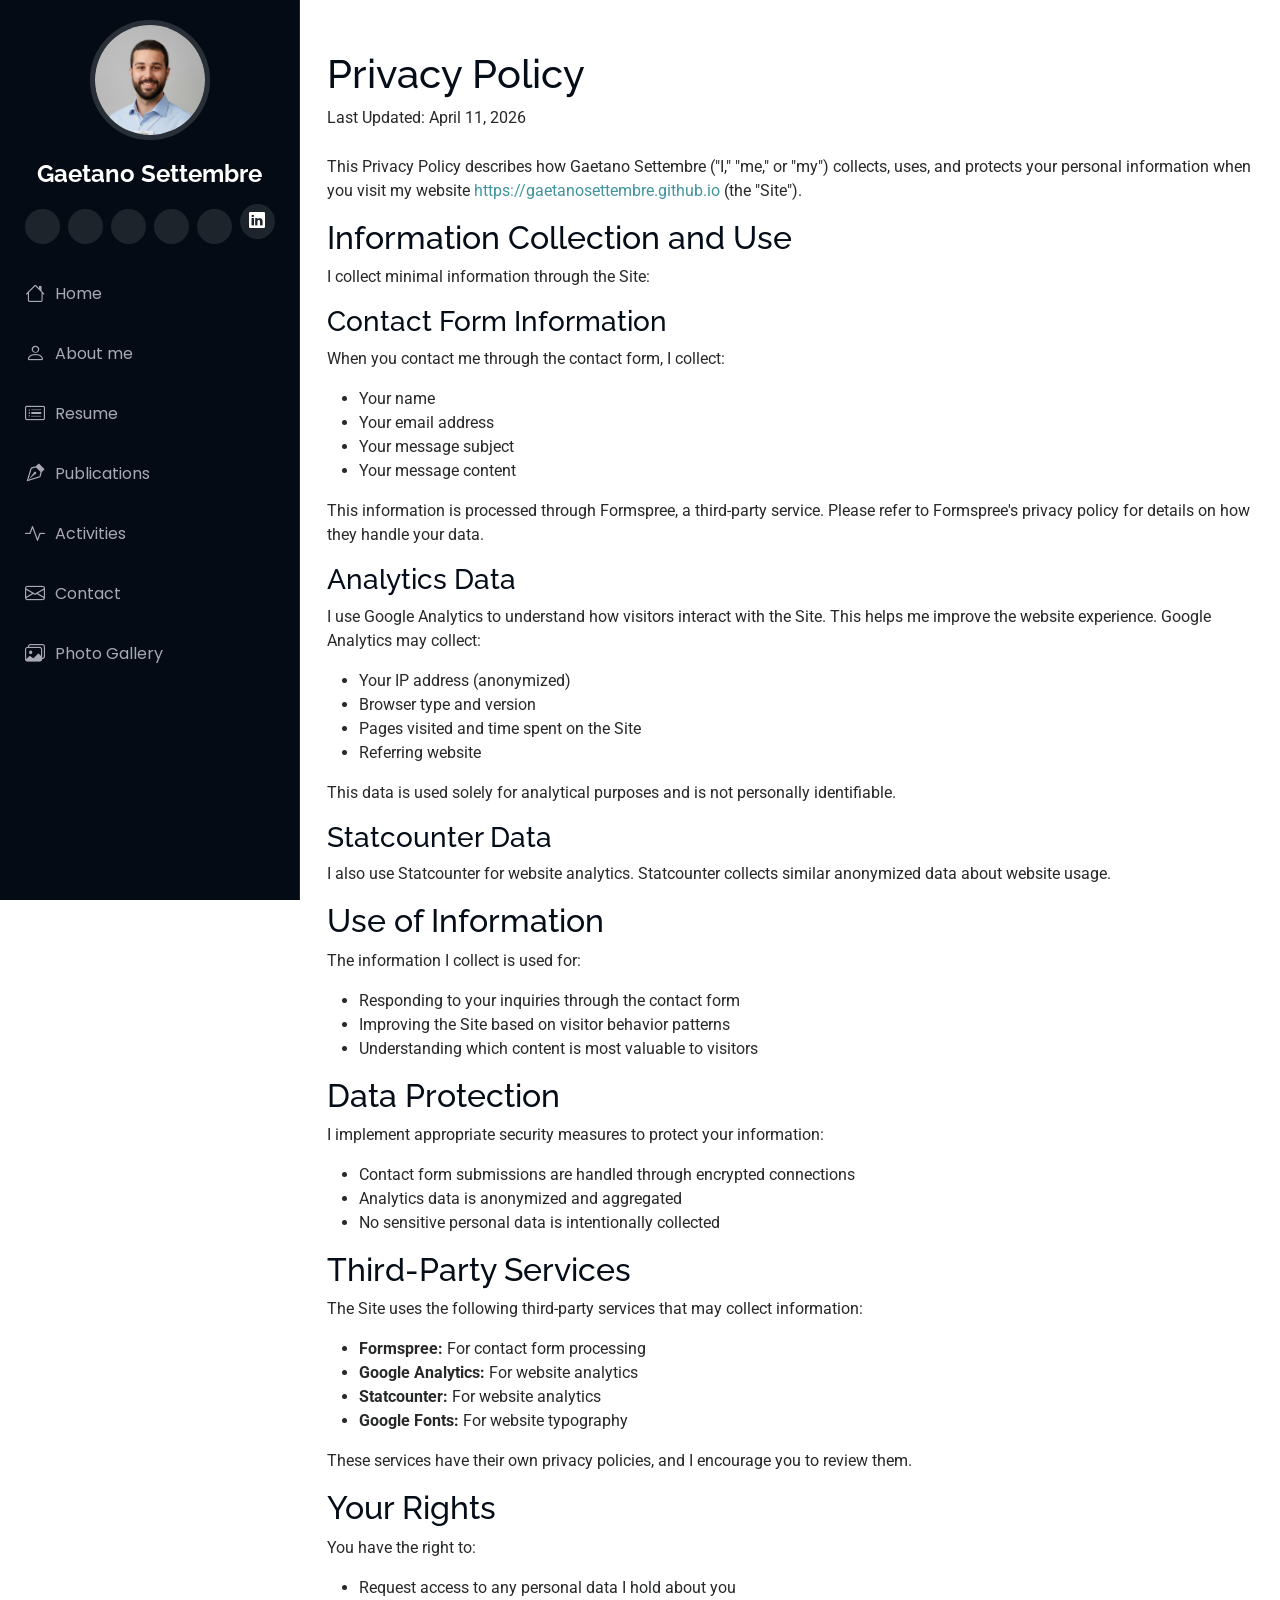
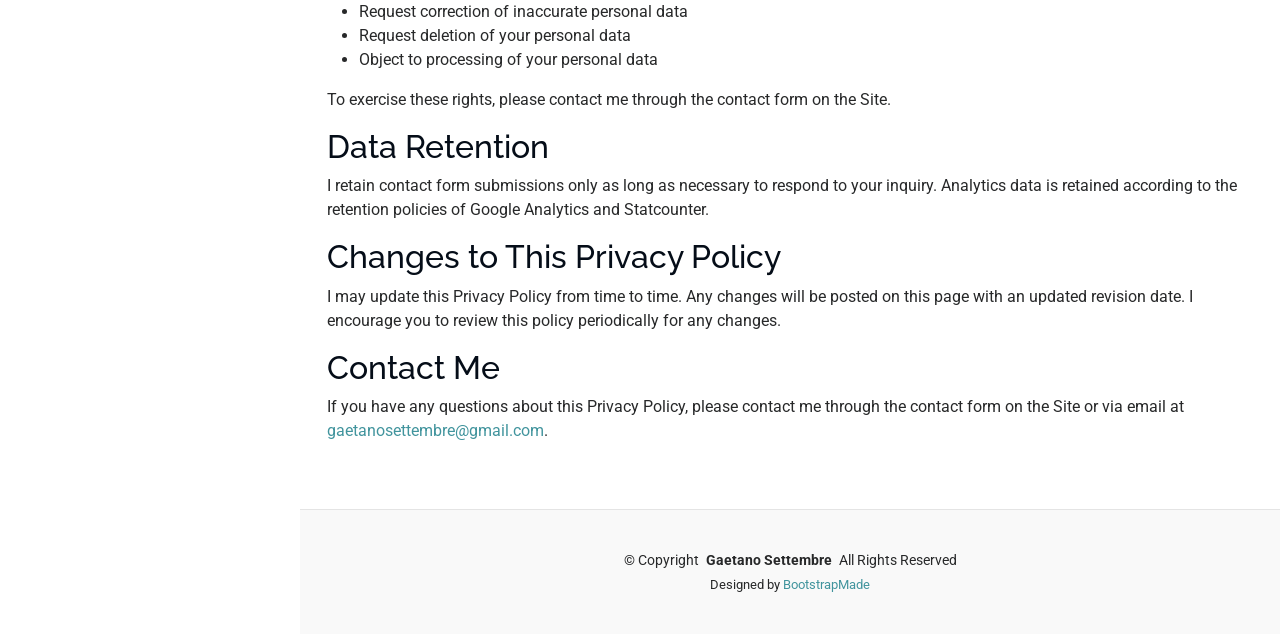
<file: privacy-policy.html>
<!DOCTYPE html>
<html lang="en">

<head>
  <meta charset="utf-8">
  <meta content="width=device-width, initial-scale=1.0" name="viewport">
  <meta http-equiv="X-UA-Compatible" content="ie=edge">

  <title>Privacy Policy | Gaetano Settembre</title>
  <meta name="description"
    content="Privacy policy for Gaetano Settembre's website explaining how personal information is collected, used, and protected.">
  <meta name="keywords"
    content="privacy policy, data protection, personal information, website privacy, gaetano settembre">
  <meta name="author" content="Gaetano Settembre">
  <link rel="canonical" href="https://gaetanosettembre.github.io/privacy-policy.html">

  <!-- Favicons -->
  <link href="assets/img/favicon.png" rel="icon">
  <link rel="apple-touch-icon" sizes="152x152" href="assets/img/favicon_152x152.png">

  <!-- Fonts -->
  <link href="https://fonts.googleapis.com" rel="preconnect">
  <link href="https://fonts.gstatic.com" rel="preconnect" crossorigin>
  <link
    href="https://fonts.googleapis.com/css2?family=Roboto:ital,wght@0,100;0,300;0,400;0,500;0,700;0,900;1,100;1,300;1,400;1,500;1,700;1,900&family=Poppins:ital,wght@0,100;0,200;0,300;0,400;0,500;0,600;0,700;0,800;0,900;1,100;1,200;1,300;1,400;1,500;1,600;1,700;1,800;1,900&family=Raleway:ital,wght@0,100;0,200;0,300;0,400;0,500;0,600;0,700;0,800;0,900;1,100;1,200;1,300;1,400;1,500;1,600;1,700;1,800;1,900&display=swap"
    rel="stylesheet">

  <!-- Vendor CSS Files -->
  <link href="assets/vendor/bootstrap/css/bootstrap.min.css" rel="stylesheet">
  <link href="assets/vendor/bootstrap-icons/bootstrap-icons.css" rel="stylesheet">
  <link href="assets/vendor/aos/aos.css" rel="stylesheet">
  <link href="assets/vendor/glightbox/css/glightbox.min.css" rel="stylesheet">
  <link href="assets/vendor/swiper/swiper-bundle.min.css" rel="stylesheet">

  <!-- Main CSS File -->
  <link href="assets/css/main.css" rel="stylesheet">
</head>

<body class="index-page">

  <header id="header" class="header dark-background d-flex flex-column">
    <i class="header-toggle d-xl-none bi bi-list"></i>

    <div class="profile-img">
      <img src="assets/img/new_pic_profile.jpeg" alt="Profile photo of Gaetano Settembre" class="img-fluid rounded-circle">
    </div>

    <a href="index.html" class="logo d-flex align-items-center justify-content-center">
      <h1 class="sitename">Gaetano Settembre</h1><br>
    </a>

    <div class="social-links text-center">
      <a href="https://scholar.google.com/citations?hl=it&user=LheWAmcAAAAJ&view_op=list_works&sortby=pubdate" target="_blank" class="icon icon-xs"><i
          class="ai ai-google-scholar"></i></a>
      <a href="https://www.researchgate.net/profile/Gaetano-Settembre" target="_blank" class="researchgate"><i
          class="ai ai-researchgate"></i></a>
      <a href="https://orcid.org/0000-0002-0592-8575" target="_blank" class="orcid"><i class="ai ai-orcid"></i></a>
      <a href="https://www.scopus.com/authid/detail.uri?authorId=58160803600" target="_blank" class="scopus"><i
          class="ai ai-scopus"></i></a>
      <a href="https://www.webofscience.com/wos/author/record/HOF-3514-2023" target="_blank" class="clarivate"><i
          class="ai ai-clarivate"></i></a>
      <a href="https://www.linkedin.com/in/gaetano-settembre/" target="_blank" class="linkedin"><i
          class="bi bi-linkedin"></i></a>
    </div>

    <nav id="navmenu" class="navmenu">
      <ul>
        <li><a href="index.html#hero"><i class="bi bi-house navicon"></i>Home</a></li>
        <li><a href="index.html#about"><i class="bi bi-person navicon"></i>About me</a></li>
        <li><a href="index.html#resume"><i class="bi bi-card-list navicon"></i>Resume</a></li>
        <li><a href="index.html#portfolio"><i class="bi bi-vector-pen navicon"></i> Publications</a></li>
        <li><a href="index.html#services"><i class="bi bi-activity navicon"></i> Activities</a></li>
        <li><a href="index.html#contact"><i class="bi bi-envelope navicon"></i> Contact</a></li>
        <li><a href="index.html#photogallery"><i class="bi bi-images navicon"></i> Photo Gallery</a></li>
      </ul>
    </nav>

  </header>

  <main class="main">

    <!-- Privacy Policy Section -->
    <section id="privacy-policy" class="privacy-policy section">
      <div class="container section-title" data-aos="fade-up">
        <h1>Privacy Policy</h1>
        <p>Last Updated: April 11, 2026</p>
      </div>

      <div class="container" data-aos="fade-up" data-aos-delay="100">
        <div class="row">
          <div class="col-lg-12">
            <div class="privacy-content">
              <p>This Privacy Policy describes how Gaetano Settembre ("I," "me," or "my") collects, uses, and protects your personal information when you visit my website <a href="https://gaetanosettembre.github.io">https://gaetanosettembre.github.io</a> (the "Site").</p>

              <h2>Information Collection and Use</h2>
              <p>I collect minimal information through the Site:</p>

              <h3>Contact Form Information</h3>
              <p>When you contact me through the contact form, I collect:</p>
              <ul>
                <li>Your name</li>
                <li>Your email address</li>
                <li>Your message subject</li>
                <li>Your message content</li>
              </ul>
              <p>This information is processed through Formspree, a third-party service. Please refer to Formspree's privacy policy for details on how they handle your data.</p>

              <h3>Analytics Data</h3>
              <p>I use Google Analytics to understand how visitors interact with the Site. This helps me improve the website experience. Google Analytics may collect:</p>
              <ul>
                <li>Your IP address (anonymized)</li>
                <li>Browser type and version</li>
                <li>Pages visited and time spent on the Site</li>
                <li>Referring website</li>
              </ul>
              <p>This data is used solely for analytical purposes and is not personally identifiable.</p>

              <h3>Statcounter Data</h3>
              <p>I also use Statcounter for website analytics. Statcounter collects similar anonymized data about website usage.</p>

              <h2>Use of Information</h2>
              <p>The information I collect is used for:</p>
              <ul>
                <li>Responding to your inquiries through the contact form</li>
                <li>Improving the Site based on visitor behavior patterns</li>
                <li>Understanding which content is most valuable to visitors</li>
              </ul>

              <h2>Data Protection</h2>
              <p>I implement appropriate security measures to protect your information:</p>
              <ul>
                <li>Contact form submissions are handled through encrypted connections</li>
                <li>Analytics data is anonymized and aggregated</li>
                <li>No sensitive personal data is intentionally collected</li>
              </ul>

              <h2>Third-Party Services</h2>
              <p>The Site uses the following third-party services that may collect information:</p>
              <ul>
                <li><strong>Formspree:</strong> For contact form processing</li>
                <li><strong>Google Analytics:</strong> For website analytics</li>
                <li><strong>Statcounter:</strong> For website analytics</li>
                <li><strong>Google Fonts:</strong> For website typography</li>
              </ul>
              <p>These services have their own privacy policies, and I encourage you to review them.</p>

              <h2>Your Rights</h2>
              <p>You have the right to:</p>
              <ul>
                <li>Request access to any personal data I hold about you</li>
                <li>Request correction of inaccurate personal data</li>
                <li>Request deletion of your personal data</li>
                <li>Object to processing of your personal data</li>
              </ul>
              <p>To exercise these rights, please contact me through the contact form on the Site.</p>

              <h2>Data Retention</h2>
              <p>I retain contact form submissions only as long as necessary to respond to your inquiry. Analytics data is retained according to the retention policies of Google Analytics and Statcounter.</p>

              <h2>Changes to This Privacy Policy</h2>
              <p>I may update this Privacy Policy from time to time. Any changes will be posted on this page with an updated revision date. I encourage you to review this policy periodically for any changes.</p>

              <h2>Contact Me</h2>
              <p>If you have any questions about this Privacy Policy, please contact me through the contact form on the Site or via email at <a href="mailto:gaetanosettembre@gmail.com">gaetanosettembre@gmail.com</a>.</p>
            </div>
          </div>
        </div>
      </div>
    </section>

  </main>

  <footer id="footer" class="footer light-background">
    <div class="container">
      <div class="copyright text-center">
        <p>© <span>Copyright <strong class="px-1 sitename">Gaetano Settembre</strong> <span>All Rights Reserved</span></p>
      </div>
      <div class="credits">
        Designed by <a href="https://bootstrapmade.com/">BootstrapMade</a>
      </div>
    </div>
  </footer>

  <!-- Scroll Top -->
  <a href="#" id="scroll-top" class="scroll-top d-flex align-items-center justify-content-center"><i
      class="bi bi-arrow-up-short"></i></a>

  <!-- Preloader -->
  <div id="preloader"></div>

  <!-- Vendor JS Files -->
  <script src="assets/vendor/bootstrap/js/bootstrap.bundle.min.js"></script>
  <script src="assets/vendor/php-email-form/validate.js"></script>
  <script src="assets/vendor/aos/aos.js"></script>
  <script src="assets/vendor/typed.js/typed.umd.js"></script>
  <script src="assets/vendor/purecounter/purecounter_vanilla.js"></script>
  <script src="assets/vendor/waypoints/noframework.waypoints.js"></script>
  <script src="assets/vendor/glightbox/js/glightbox.min.js"></script>
  <script src="assets/vendor/imagesloaded/imagesloaded.pkgd.min.js"></script>
  <script src="assets/vendor/isotope-layout/isotope.pkgd.min.js"></script>
  <script src="assets/vendor/swiper/swiper-bundle.min.js"></script>

  <!-- Main JS File -->
  <script src="assets/js/main.js"></script>

</body>

</html>
</file>
<file: assets/css/main.css>
/**
* Template Name: iPortfolio
* Template URL: https://bootstrapmade.com/iportfolio-bootstrap-portfolio-websites-template/
* Updated: Jun 29 2024 with Bootstrap v5.3.3
* Author: BootstrapMade.com
* License: https://bootstrapmade.com/license/
*/

/*--------------------------------------------------------------
# Font & Color Variables
# Help: https://bootstrapmade.com/color-system/
--------------------------------------------------------------*/
/* Fonts */
:root {
  --default-font: "Roboto",  system-ui, -apple-system, "Segoe UI", Roboto, "Helvetica Neue", Arial, "Noto Sans", "Liberation Sans", sans-serif, "Apple Color Emoji", "Segoe UI Emoji", "Segoe UI Symbol", "Noto Color Emoji";
  --heading-font: "Raleway",  sans-serif;
  --nav-font: "Poppins",  sans-serif;
}

/* Global Colors - The following color variables are used throughout the website. Updating them here will change the color scheme of the entire website */
:root { 
  --background-color: #ffffff; /* Background color for the entire website, including individual sections */
  --default-color: #272829; /* Default color used for the majority of the text content across the entire website */
  --heading-color: #050d18; /* Color for headings, subheadings and title throughout the website */
  --accent-color: #41949d; /* 149ddd Accent color that represents your brand on the website. It's used for buttons, links, and other elements that need to stand out */
  --surface-color: #ffffff; /* The surface color is used as a background of boxed elements within sections, such as cards, icon boxes, or other elements that require a visual separation from the global background. */
  --contrast-color: #ffffff; /* Contrast color for text, ensuring readability against backgrounds of accent, heading, or default colors. */
}

/* Nav Menu Colors - The following color variables are used specifically for the navigation menu. They are separate from the global colors to allow for more customization options */
:root {
  --nav-color: #a8a9b4;  /* The default color of the main navmenu links */
  --nav-hover-color: #ffffff; /* Applied to main navmenu links when they are hovered over or active */
  --nav-mobile-background-color: #040b14; /* Used as the background color for mobile navigation menu */
  --nav-dropdown-background-color: #040b14; /* Used as the background color for dropdown items that appear when hovering over primary navigation items */
  --nav-dropdown-color: #a8a9b4; /* Used for navigation links of the dropdown items in the navigation menu. */
  --nav-dropdown-hover-color: #ffffff; /* Similar to --nav-hover-color, this color is applied to dropdown navigation links when they are hovered over. */
}

/* Color Presets - These classes override global colors when applied to any section or element, providing reuse of the sam color scheme. */

.light-background {
  --background-color: #a8acae13;
  --surface-color: #ffffff;
}

.dark-background {
  --background-color: #040b14;
  --default-color: #ffffff;
  --heading-color: #ffffff;
  --surface-color: #151f2b;
  --contrast-color: #ffffff;
}

/* Smooth scroll */
:root {
  scroll-behavior: smooth;
}

/*--------------------------------------------------------------
# General Styling & Shared Classes
--------------------------------------------------------------*/
body {
  color: var(--default-color);
  background-color: var(--background-color);
  font-family: var(--default-font);
}

a {
  color: var(--accent-color);
  text-decoration: none;
  transition: 0.3s;
}

a:hover {
  color: color-mix(in srgb, var(--accent-color), transparent 25%);
  text-decoration: none;
}

h1,
h2,
h3,
h4,
h5,
h6 {
  color: var(--heading-color);
  font-family: var(--heading-font);
}

/* PHP Email Form Messages
------------------------------*/
.php-email-form .error-message {
  display: none;
  background: #df1529;
  color: #ffffff;
  text-align: left;
  padding: 15px;
  margin-bottom: 24px;
  font-weight: 600;
}

.php-email-form .sent-message {
  display: none;
  color: #ffffff;
  background: #059652;
  text-align: center;
  padding: 15px;
  margin-bottom: 24px;
  font-weight: 600;
}

.php-email-form .loading {
  display: none;
  background: var(--surface-color);
  text-align: center;
  padding: 15px;
  margin-bottom: 24px;
}

.php-email-form .loading:before {
  content: "";
  display: inline-block;
  border-radius: 50%;
  width: 24px;
  height: 24px;
  margin: 0 10px -6px 0;
  border: 3px solid var(--accent-color);
  border-top-color: var(--surface-color);
  animation: php-email-form-loading 1s linear infinite;
}

@keyframes php-email-form-loading {
  0% {
    transform: rotate(0deg);
  }

  100% {
    transform: rotate(360deg);
  }
}

/*--------------------------------------------------------------
# Global Header
--------------------------------------------------------------*/
.header {
  color: var(--default-color);
  background-color: var(--background-color);
  position: fixed;
  top: 0;
  left: 0;
  bottom: 0;
  padding: 0 15px;
  width: 300px;
  transition: all ease-in-out 0.3s;
  overflow-y: auto;
  z-index: 997;
  border-right: 1px solid color-mix(in srgb, var(--default-color), transparent 90%);
}

.header .profile-img img {
  margin: 20px auto;
  display: block;
  width: 120px;
  border: 5px solid color-mix(in srgb, var(--default-color), transparent 85%);
}

.header .logo {
  line-height: 1;
  margin-bottom: 15px;
}

.header .logo img {
  max-height: 32px;
  margin-right: 8px;
}

.header .logo h1 {
  font-size: 24px;
  margin: 0;
  font-weight: 700;
  color: var(--heading-color);
}

.header .affiliations {
  margin-bottom: 15px;
}

.header .affiliations img {
  height: 25px;
  width: auto;
  margin: 0 5px;
  vertical-align: middle;
  border-radius: 4px;
}

.header .social-links {
  margin: 0 0 20px 0;
}

.header .social-links a {
  font-size: 16px;
  display: inline-flex;
  align-items: center;
  justify-content: center;
  background: color-mix(in srgb, var(--default-color), transparent 90%);
  color: var(--default-color);
  margin: 0 2px;
  border-radius: 50%;
  text-align: center;
  width: 35px;
  height: 35px;
  transition: 0.3s;
}

.header .social-links a:hover {
  color: var(--contrast-color);
  background: var(--accent-color);
}

@media (min-width: 1200px) {

  .header~main,
  .header~#footer {
    margin-left: 300px;
  }
}

@media (max-width: 1199px) {
  .header {
    left: -100%;
  }
}

.header.header-show {
  left: 0;
}

.header .header-toggle {
  color: var(--contrast-color);
  background-color: var(--accent-color);
  font-size: 22px;
  display: flex;
  align-items: center;
  justify-content: center;
  width: 40px;
  height: 40px;
  border-radius: 50%;
  cursor: pointer;
  position: fixed;
  top: 15px;
  right: 15px;
  z-index: 9999;
  transition: background-color 0.3s;
}

.header .header-toggle:hover {
  color: var(--contrast-color);
  background-color: color-mix(in srgb, var(--accent-color) 90%, white 15%);
}

/*--------------------------------------------------------------
# Navigation Menu
--------------------------------------------------------------*/
.mobile-nav-toggle {
  display: none;
}

.navmenu {
  padding: 0;
  z-index: 9997;
}

.navmenu ul {
  list-style: none;
  padding: 0 0 20px 0;
  margin: 0;
}

.navmenu a,
.navmenu a:focus {
  color: var(--nav-color);
  padding: 15px 10px;
  font-family: var(--nav-font);
  font-size: 16px;
  font-weight: 400;
  display: flex;
  align-items: center;
  white-space: nowrap;
  transition: 0.3s;
  width: 100%;
}

.navmenu a .navicon,
.navmenu a:focus .navicon {
  font-size: 20px;
  margin-right: 10px;
}

.navmenu a .toggle-dropdown,
.navmenu a:focus .toggle-dropdown {
  font-size: 12px;
  line-height: 0;
  margin-left: auto;
  width: 30px;
  height: 30px;
  display: flex;
  align-items: center;
  justify-content: center;
  border-radius: 50%;
  transition: 0.3s;
  flex-shrink: 0;
  background-color: color-mix(in srgb, var(--accent-color), transparent 90%);
}

.navmenu a .toggle-dropdown:hover,
.navmenu a:focus .toggle-dropdown:hover {
  background-color: var(--accent-color);
  color: var(--contrast-color);
}

.navmenu a:hover,
.navmenu .active,
.navmenu .active:focus {
  color: var(--nav-hover-color);
}

.navmenu a:hover .navicon,
.navmenu .active .navicon,
.navmenu .active:focus .navicon {
  color: var(--accent-color);
}

.navmenu .active .toggle-dropdown,
.navmenu .active:focus .toggle-dropdown {
  background-color: var(--accent-color);
  color: var(--contrast-color);
  transform: rotate(180deg);
}

.navmenu .dropdown {
  display: block;
}

.navmenu .dropdown a,
.navmenu .dropdown a:focus {
  color: --nav-dropdown-color;
}

.navmenu .dropdown a:hover,
.navmenu .dropdown .active,
.navmenu .dropdown .active:focus {
  color: var(--nav-dropdown-hover-color);
}

.navmenu .dropdown ul {
  position: static;
  display: none;
  z-index: 99;
  padding: 5px 10px;
  margin: 5px 10px;
  background-color: var(--nav-dropdown-background-color);
  border: 1px solid color-mix(in srgb, var(--default-color), transparent 90%);
  box-shadow: none;
  transition: all 0.5s ease-in-out;
}

.navmenu .dropdown ul ul {
  background-color: rgba(33, 37, 41, 0.1);
}

.navmenu .dropdown>.dropdown-active {
  display: block;
  background-color: rgba(33, 37, 41, 0.03);
}

/*--------------------------------------------------------------
# Global Footer
--------------------------------------------------------------*/
.footer {
  color: var(--default-color);
  background-color: var(--background-color);
  font-size: 14px;
  padding: 40px 0;
  position: relative;
  border-top: 1px solid color-mix(in srgb, var(--default-color), transparent 90%);
}

.footer .copyright p {
  margin-bottom: 0;
}

.footer .credits {
  margin-top: 4px;
  font-size: 13px;
  text-align: center;
}

/*--------------------------------------------------------------
# Preloader
--------------------------------------------------------------*/
#preloader {
  position: fixed;
  inset: 0;
  z-index: 999999;
  overflow: hidden;
  background: var(--background-color);
  transition: all 0.6s ease-out;
}

#preloader:before {
  content: "";
  position: fixed;
  top: calc(50% - 30px);
  left: calc(50% - 30px);
  border: 6px solid #ffffff;
  border-color: var(--accent-color) transparent var(--accent-color) transparent;
  border-radius: 50%;
  width: 60px;
  height: 60px;
  animation: animate-preloader 1.5s linear infinite;
}

@keyframes animate-preloader {
  0% {
    transform: rotate(0deg);
  }

  100% {
    transform: rotate(360deg);
  }
}

/*--------------------------------------------------------------
# Scroll Top Button
--------------------------------------------------------------*/
.scroll-top {
  position: fixed;
  visibility: hidden;
  opacity: 0;
  right: 15px;
  bottom: -15px;
  z-index: 99999;
  background-color: var(--accent-color);
  width: 44px;
  height: 44px;
  border-radius: 50px;
  transition: all 0.4s;
}

.scroll-top i {
  font-size: 24px;
  color: var(--contrast-color);
  line-height: 0;
}

.scroll-top:hover {
  background-color: color-mix(in srgb, var(--accent-color), transparent 20%);
  color: var(--contrast-color);
}

.scroll-top.active {
  visibility: visible;
  opacity: 1;
  bottom: 15px;
}

/*--------------------------------------------------------------
# Disable aos animation delay on mobile devices
--------------------------------------------------------------*/
@media screen and (max-width: 768px) {
  [data-aos-delay] {
    transition-delay: 0 !important;
  }
}

/*--------------------------------------------------------------
# Global Page Titles & Breadcrumbs
--------------------------------------------------------------*/
.page-title {
  color: var(--default-color);
  background-color: var(--background-color);
  padding: 25px 0;
  position: relative;
}

.page-title h1 {
  font-size: 24px;
  font-weight: 700;
}

.page-title .breadcrumbs ol {
  display: flex;
  flex-wrap: wrap;
  list-style: none;
  padding: 0;
  margin: 0;
  font-size: 14px;
  font-weight: 400;
}

.page-title .breadcrumbs ol li+li {
  padding-left: 10px;
}

.page-title .breadcrumbs ol li+li::before {
  content: "/";
  display: inline-block;
  padding-right: 10px;
  color: color-mix(in srgb, var(--default-color), transparent 70%);
}

/*--------------------------------------------------------------
# Global Sections
--------------------------------------------------------------*/
section,
.section {
  color: var(--default-color);
  background-color: var(--background-color);
  padding: 50px 0;
  padding-right: 15px;
  padding-left: 15px;
  overflow: clip;
}

/*--------------------------------------------------------------
# Global Section Titles
--------------------------------------------------------------*/
.section-title {
  padding-bottom: 25px;
  position: relative;
}

.section-title h2 {
  font-size: 32px;
  font-weight: 700;
  margin-bottom: 20px;
  padding-bottom: 20px;
  position: relative;
}

.section-title h2:after {
  content: "";
  position: absolute;
  display: block;
  width: 50px;
  height: 3px;
  background: var(--accent-color);
  left: 0;
  bottom: 0;
}

.section-title p {
  margin-bottom: 0;
}

.section-title button {
  color: var(--contrast-color);
  background: var(--accent-color);
  border: 0;
  padding: 10px 30px;
  transition: 0.4s;
  border-radius: 50px;
}

.section-title button:hover {
  background: color-mix(in srgb, var(--accent-color), transparent 25%);
}

/*--------------------------------------------------------------
# Hero Section
--------------------------------------------------------------*/
.hero {
  width: 100%;
  min-height: 100vh;
  position: relative;
  padding: 80px 0;
  display: flex;
  align-items: center;
  justify-content: center;
}

.hero img {
  position: absolute;
  inset: 0;
  display: block;
  width: 100%;
  height: 100%;
  object-fit: cover;
  z-index: 1;
}

.hero:before {
  content: "";
  background: color-mix(in srgb, var(--background-color), transparent 70%);
  position: absolute;
  inset: 0;
  z-index: 2;
}

.hero .container {
  position: relative;
  z-index: 3;
}

.hero h2 {
  margin: 0;
  font-size: 64px;
  font-weight: 700;
}

.hero p {
  margin: 5px 0 0 0;
  font-size: 26px;
}

.hero p span {
  letter-spacing: 1px;
  border-bottom: 2px solid var(--accent-color);
}

.hero .social-links {
  margin-top: 25px;
}

.hero .social-links a {
  font-size: 24px;
  display: inline-block;
  color: color-mix(in srgb, var(--default-color), transparent 50%);
  line-height: 1;
  margin-right: 20px;
  transition: 0.3s;
}

.hero .social-links a:hover {
  color: var(--accent-color);
}

@media (max-width: 768px) {
  .hero h2 {
    font-size: 32px;
  }

  .hero p {
    font-size: 20px;
  }
}

/*--------------------------------------------------------------
# About Section
--------------------------------------------------------------*/
.about .content h2 {
  font-weight: 700;
  font-size: 24px;
}

.about .content ul li {
  margin-bottom: 10px;
}

/*--------------------------------------------------------------
# Stats Section
--------------------------------------------------------------*/
.stats .stats-item {
  padding: 30px;
  width: 100%;
}

.stats .stats-item i {
  color: var(--accent-color);
  display: block;
  font-size: 44px;
  float: left;
  line-height: 0;
}

.stats .stats-item .purecounter {
  color: var(--heading-color);
  font-size: 48px;
  line-height: 40px;
  display: block;
  font-weight: 700;
  margin-left: 60px;
}

.stats .stats-item p {
  color: color-mix(in srgb, var(--default-color), transparent 40%);
  padding: 15px 0 0 0;
  margin: 0 0 0 60px;
  font-family: var(--heading-font);
  font-size: 14px;
}

/*--------------------------------------------------------------
# Skills Section
--------------------------------------------------------------*/
.skills .progress {
  height: 60px;
  display: block;
  background: none;
  border-radius: 0;
}

.skills .progress .skill {
  color: var(--heading-color);
  padding: 0;
  margin: 0 0 6px 0;
  text-transform: uppercase;
  display: block;
  font-weight: 600;
  font-family: var(--heading-font);
}

.skills .progress .skill .val {
  float: right;
  font-style: normal;
}

.skills .progress-bar-wrap {
  background: color-mix(in srgb, var(--default-color), transparent 90%);
  height: 10px;
}

.skills .progress-bar {
  width: 1px;
  height: 10px;
  transition: 0.9s;
  background-color: var(--accent-color);
}

/*--------------------------------------------------------------
# Resume Section
--------------------------------------------------------------*/
.resume .resume-title {
  color: var(--heading-color);
  font-size: 26px;
  font-weight: 700;
  margin-top: 20px;
  margin-bottom: 20px;
}

.resume .resume-item {
  padding: 0 0 20px 20px;
  margin-top: -2px;
  border-left: 2px solid var(--accent-color);
  position: relative;
}

.resume .resume-item h4 {
  line-height: 18px;
  font-size: 18px;
  font-weight: 600;
  text-transform: uppercase;
  color: color-mix(in srgb, var(--default-color), transparent 20%);
  margin-bottom: 10px;
}

.resume .resume-item h5 {
  font-size: 16px;
  
  display: inline-block;
  font-weight: 600;
  margin-bottom: 5px;
}

.resume .resume-item ul {
  padding-left: 20px;
}

.resume .resume-item ul li {
  padding-bottom: 5px;
}

.resume .resume-item:last-child {
  padding-bottom: 0;
}

.resume .resume-item::before {
  content: "";
  position: absolute;
  width: 16px;
  height: 16px;
  border-radius: 50px;
  left: -9px;
  top: 0;
  background: var(--background-color);
  border: 2px solid var(--accent-color);
}

.resume .resume-item img {
  height: 30px;
  width: auto;
  margin-right: 10px;
  vertical-align: middle;
  border-radius: 4px;
}

/*--------------------------------------------------------------
# Portfolio Section
--------------------------------------------------------------*/
.portfolio .portfolio-filters {
  padding: 0;
  margin: 0 auto 20px auto;
  list-style: none;
  text-align: center;
}

.portfolio .portfolio-filters li {
  cursor: pointer;
  display: inline-block;
  padding: 0;
  font-size: 14px;
  font-weight: 400;
  margin: 0 10px;
  line-height: 1;
  text-transform: uppercase;
  margin-bottom: 10px;
  transition: all 0.3s ease-in-out;
}

.portfolio ul li {
  padding-bottom: 15px;
}

.portfolio .portfolio-filters li:hover,
.portfolio .portfolio-filters li.filter-active {
  color: var(--accent-color);
}

.portfolio .portfolio-filters li:first-child {
  margin-left: 0;
}

.portfolio .portfolio-filters li:last-child {
  margin-right: 0;
}

@media (max-width: 575px) {
  .portfolio .portfolio-filters li {
    font-size: 14px;
    margin: 0 5px;
  }
}

.portfolio .portfolio-content {
  position: relative;
  overflow: hidden;
}

.portfolio .portfolio-content img {
  transition: 0.3s;
}

.portfolio .portfolio-content .portfolio-info {
  opacity: 0;
  position: absolute;
  inset: 0;
  z-index: 3;
  transition: all ease-in-out 0.3s;
  background: rgba(0, 0, 0, 0.6);
  padding: 15px;
}

.portfolio .portfolio-content .portfolio-info h4 {
  font-size: 14px;
  padding: 5px 10px;
  font-weight: 400;
  color: #ffffff;
  display: inline-block;
  background-color: var(--accent-color);
}

.portfolio .portfolio-content .portfolio-info p {
  position: absolute;
  bottom: 10px;
  text-align: center;
  display: inline-block;
  left: 0;
  right: 0;
  font-size: 16px;
  font-weight: 600;
  color: rgba(255, 255, 255, 0.8);
}

.portfolio .portfolio-content .portfolio-info .preview-link,
.portfolio .portfolio-content .portfolio-info .details-link {
  position: absolute;
  left: calc(50% - 40px);
  font-size: 26px;
  top: calc(50% - 14px);
  color: #fff;
  transition: 0.3s;
  line-height: 1.2;
}

.portfolio .portfolio-content .portfolio-info .preview-link:hover,
.portfolio .portfolio-content .portfolio-info .details-link:hover {
  color: var(--accent-color);
}

.portfolio .portfolio-content .portfolio-info .details-link {
  left: 50%;
  font-size: 34px;
  line-height: 0;
}

.portfolio .portfolio-content:hover .portfolio-info {
  opacity: 1;
}

.portfolio .portfolio-content:hover img {
  transform: scale(1.1);
}

/*--------------------------------------------------------------
# Services Section
--------------------------------------------------------------*/
.services .service-item {
  position: relative;
}

.services .service-item .icon {
  background: var(--accent-color);
  display: flex;
  align-items: center;
  justify-content: center;
  width: 40px;
  height: 40px;
  border-radius: 50%;
  transition: 0.5s;
  border: 1px solid var(--accent-color);
  margin-right: 20px;
}

.services .service-item .icon i {
  color: var(--contrast-color);
  font-size: 17px;
  line-height: 0;
}

/*
.services .service-item:hover .icon {
  background: var(--surface-color);
}

.services .service-item:hover .icon i {
  color: var(--accent-color);
}*/

.services .service-item .title {
  font-weight: 700;
  margin-bottom: 15px;
  font-size: 18px;
}

.services .service-item .title a {
  color: var(--heading-color);
}

.services .service-item .title a:hover {
  color: var(--accent-color);
}

.services .service-item .description {
  line-height: 24px;
  font-size: 14px;
}

/*--------------------------------------------------------------
# Testimonials Section
--------------------------------------------------------------*/
.testimonials .testimonials-carousel,
.testimonials .testimonials-slider {
  overflow: hidden;
}

.testimonials .testimonial-item {
  box-sizing: content-box;
  text-align: center;
  min-height: 320px;
}

.testimonials .testimonial-item .testimonial-img {
  width: 90px;
  border-radius: 50%;
  margin: 0 auto;
}

.testimonials .testimonial-item h3 {
  font-size: 18px;
  font-weight: bold;
  margin: 10px 0 5px 0;
}

.testimonials .testimonial-item h4 {
  font-size: 14px;
  color: color-mix(in srgb, var(--default-color), transparent 20%);
  margin: 0;
}

.testimonials .testimonial-item .quote-icon-left,
.testimonials .testimonial-item .quote-icon-right {
  color: color-mix(in srgb, var(--accent-color), transparent 40%);
  font-size: 26px;
  line-height: 0;
}

.testimonials .testimonial-item .quote-icon-left {
  display: inline-block;
  left: -5px;
  position: relative;
}

.testimonials .testimonial-item .quote-icon-right {
  display: inline-block;
  right: -5px;
  position: relative;
  top: 10px;
  transform: scale(-1, -1);
}

.testimonials .testimonial-item p {
  font-style: italic;
  margin: 0 15px 15px 15px;
  padding: 20px;
  background-color: var(--surface-color);
  position: relative;
  margin-bottom: 35px;
  border-radius: 6px;
  box-shadow: 0px 2px 15px rgba(0, 0, 0, 0.1);
}

.testimonials .testimonial-item p::after {
  content: "";
  width: 0;
  height: 0;
  border-top: 20px solid var(--surface-color);
  border-right: 20px solid transparent;
  border-left: 20px solid transparent;
  position: absolute;
  bottom: -20px;
  left: calc(50% - 20px);
}

.testimonials .swiper-wrapper {
  height: auto;
}

.testimonials .swiper-pagination {
  margin-top: 40px;
  position: relative;
}

.testimonials .swiper-pagination .swiper-pagination-bullet {
  width: 12px;
  height: 12px;
  background-color: var(--background-color);
  opacity: 1;
  border: 1px solid var(--accent-color);
}

.testimonials .swiper-pagination .swiper-pagination-bullet-active {
  background-color: var(--accent-color);
}

/*--------------------------------------------------------------
# Contact Section
--------------------------------------------------------------*/
.contact .info-wrap {
  background-color: var(--surface-color);
  box-shadow: 0px 0px 20px rgba(0, 0, 0, 0.1);
  padding: 30px;
}

@media (max-width: 575px) {
  .contact .info-wrap {
    padding: 20px;
  }
}

.contact .info-item {
  margin-bottom: 40px;
}

.contact .info-item i {
  font-size: 20px;
  color: var(--accent-color);
  background: color-mix(in srgb, var(--accent-color), transparent 92%);
  width: 44px;
  height: 44px;
  display: flex;
  justify-content: center;
  align-items: center;
  border-radius: 50px;
  transition: all 0.3s ease-in-out;
  margin-right: 15px;
}

.contact .info-item h3 {
  padding: 0;
  font-size: 18px;
  font-weight: 700;
  margin-bottom: 5px;
}

.contact .info-item p {
  padding: 0;
  margin-bottom: 0;
  font-size: 14px;
}

.contact .info-item:hover i {
  background: var(--accent-color);
  color: var(--contrast-color);
}

.contact .php-email-form {
  background-color: var(--surface-color);
  height: 100%;
  padding: 30px;
  box-shadow: 0px 0px 20px rgba(0, 0, 0, 0.1);
}

@media (max-width: 575px) {
  .contact .php-email-form {
    padding: 20px;
  }
}

.contact .php-email-form input[type=text],
.contact .php-email-form input[type=email],
.contact .php-email-form textarea {
  font-size: 14px;
  padding: 10px 15px;
  box-shadow: none;
  border-radius: 0;
  color: var(--default-color);
  background-color: var(--surface-color);
  border-color: color-mix(in srgb, var(--default-color), transparent 80%);
}

.contact .php-email-form input[type=text]:focus,
.contact .php-email-form input[type=email]:focus,
.contact .php-email-form textarea:focus {
  border-color: var(--accent-color);
}

.contact .php-email-form input[type=text]::placeholder,
.contact .php-email-form input[type=email]::placeholder,
.contact .php-email-form textarea::placeholder {
  color: color-mix(in srgb, var(--default-color), transparent 70%);
}

.contact .php-email-form button[type=submit] {
  color: var(--contrast-color);
  background: var(--accent-color);
  border: 0;
  padding: 10px 30px;
  transition: 0.4s;
  border-radius: 50px;
}

.contact .php-email-form button[type=submit]:hover {
  background: color-mix(in srgb, var(--accent-color), transparent 25%);
}

/*--------------------------------------------------------------
# Portfolio Details Section
--------------------------------------------------------------*/
.portfolio-details .portfolio-details-slider img {
  width: 100%;
}

.portfolio-details .portfolio-details-slider .swiper-pagination {
  margin-top: 20px;
  position: relative;
}

.portfolio-details .portfolio-details-slider .swiper-pagination .swiper-pagination-bullet {
  width: 12px;
  height: 12px;
  background-color: color-mix(in srgb, var(--default-color), transparent 85%);
  opacity: 1;
}

.portfolio-details .portfolio-details-slider .swiper-pagination .swiper-pagination-bullet-active {
  background-color: var(--accent-color);
}

.portfolio-details .portfolio-info {
  padding: 30px;
  box-shadow: 0px 0 30px rgba(0, 0, 0, 0.1);
}

.portfolio-details .portfolio-info h3 {
  font-size: 22px;
  font-weight: 700;
  margin-bottom: 20px;
  padding-bottom: 20px;
  border-bottom: 1px solid color-mix(in srgb, var(--default-color), transparent 85%);
}

.portfolio-details .portfolio-info ul {
  list-style: none;
  padding: 0;
  font-size: 15px;
}

.portfolio-details .portfolio-info ul li+li {
  margin-top: 10px;
}

.portfolio-details .portfolio-description {
  padding-top: 30px;
}

.portfolio-details .portfolio-description h2 {
  font-size: 26px;
  font-weight: 700;
  margin-bottom: 20px;
}

.portfolio-details .portfolio-description p {
  padding: 0;
  color: color-mix(in srgb, var(--default-color), transparent 30%);
}

/*--------------------------------------------------------------
# Service Details Section
--------------------------------------------------------------*/
.service-details .services-list {
  padding: 10px 30px;
  border: 1px solid color-mix(in srgb, var(--default-color), transparent 90%);
  margin-bottom: 20px;
}

.service-details .services-list a {
  display: block;
  line-height: 1;
  padding: 8px 0 8px 15px;
  border-left: 3px solid color-mix(in srgb, var(--default-color), transparent 70%);
  margin: 20px 0;
  color: color-mix(in srgb, var(--default-color), transparent 20%);
  transition: 0.3s;
}

.service-details .services-list a.active {
  color: var(--heading-color);
  font-weight: 700;
  border-color: var(--accent-color);
}

.service-details .services-list a:hover {
  border-color: var(--accent-color);
}

.service-details .services-img {
  margin-bottom: 20px;
}

.service-details h3 {
  font-size: 26px;
  font-weight: 700;
}

.service-details h4 {
  font-size: 20px;
  font-weight: 700;
}

.service-details p {
  font-size: 15px;
}

.service-details ul {
  list-style: none;
  padding: 0;
  font-size: 15px;
}

.service-details ul li {
  padding: 5px 0;
  display: flex;
  align-items: center;
}

.service-details ul i {
  font-size: 20px;
  margin-right: 8px;
  color: var(--accent-color);
}

/*--------------------------------------------------------------
# Starter Section Section
--------------------------------------------------------------*/
.starter-section {
  /* Add your styles here */
}

/*--------------------------------------------------------------
# Photo Gallery Section
--------------------------------------------------------------*/

.photogallery-slider {
  position: relative;
  padding: 20px 0 20px 0;
}

.photogallery-slider .swiper-slide {
  height: auto;
  display: flex;
  align-items: center;
  justify-content: center;
}

.photogallery-slider .gallery-item {
  position: relative;
  overflow: hidden;
  border-radius: 8px;
  box-shadow: 0px 4px 15px rgba(0, 0, 0, 0.1);
  transition: transform 0.3s ease;
  background-color: var(--surface-color);
}

.photogallery-slider .gallery-item:hover {
  transform: translateY(-5px);
  box-shadow: 0px 8px 25px rgba(0, 0, 0, 0.15);
}

.photogallery-slider .gallery-item a {
  display: block;
  width: 100%;
  height: 100%;
  cursor: pointer;
  text-decoration: none;
}

.photogallery-slider .gallery-item img {
  width: 100%;
  height: auto;
  display: block;
  object-fit: cover;
  transition: transform 0.3s ease;
}

.photogallery-slider .gallery-item:hover img {
  transform: scale(1.05);
}

.photogallery-slider .swiper-pagination {
  position: relative;
  margin-top: 30px;
  bottom: 0;
}

.photogallery-slider .swiper-pagination-bullet {
  width: 12px;
  height: 12px;
  background-color: color-mix(in srgb, var(--default-color), transparent 70%);
  opacity: 1;
  border: 1px solid var(--accent-color);
  transition: all 0.3s ease;
}

.photogallery-slider .swiper-pagination-bullet-active {
  background-color: var(--accent-color);
  transform: scale(1.2);
}

.photogallery-slider .swiper-button-prev,
.photogallery-slider .swiper-button-next {
  color: var(--accent-color);
  background-color: var(--surface-color);
  width: 44px;
  height: 44px;
  border-radius: 50%;
  box-shadow: 0px 2px 10px rgba(0, 0, 0, 0.1);
  transition: all 0.3s ease;
}

.photogallery-slider .swiper-button-prev:after,
.photogallery-slider .swiper-button-next:after {
  font-size: 20px;
  font-weight: 700;
}

.photogallery-slider .swiper-button-prev:hover,
.photogallery-slider .swiper-button-next:hover {
  background-color: var(--accent-color);
  color: var(--contrast-color);
  box-shadow: 0px 4px 15px rgba(0, 0, 0, 0.2);
}

@media (max-width: 768px) {
  .photogallery-slider {
    padding: 20px 0 50px 0;
  }
  
  .photogallery-slider .swiper-button-prev,
  .photogallery-slider .swiper-button-next {
    width: 36px;
    height: 36px;
  }
  
  .photogallery-slider .swiper-button-prev:after,
  .photogallery-slider .swiper-button-next:after {
    font-size: 16px;
  }
}
</file>
